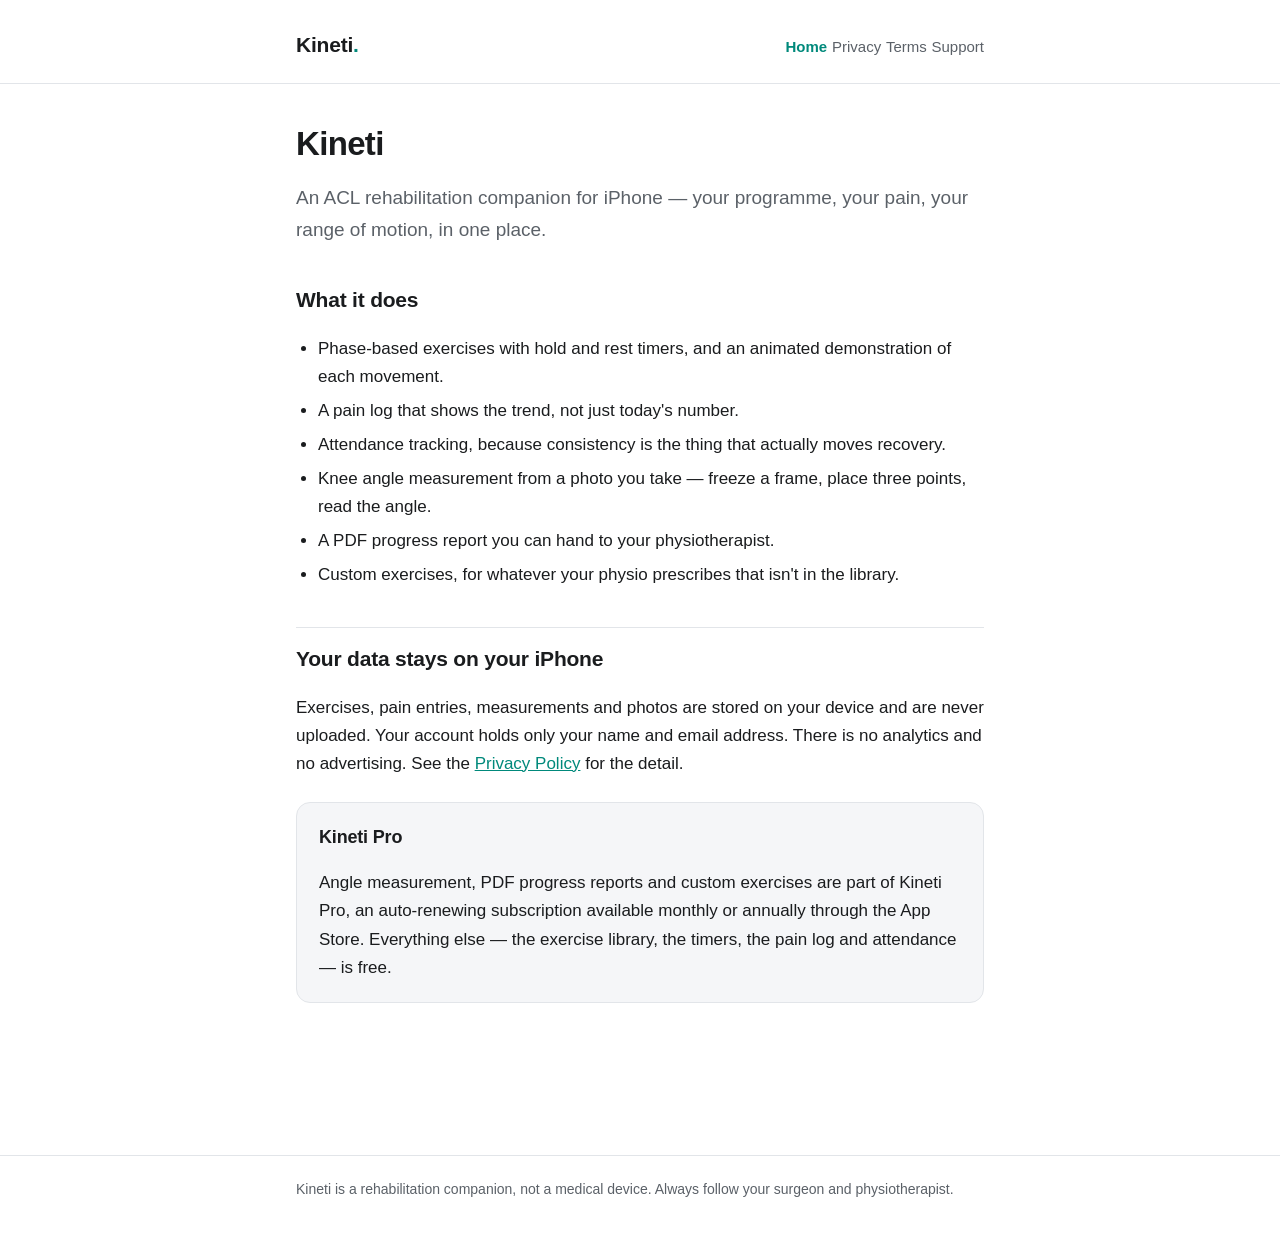
<file: index.html>
<!doctype html>
<html lang="en">
<head>
<meta charset="utf-8">
<meta name="viewport" content="width=device-width, initial-scale=1">
<title>Kineti — ACL rehab for iPhone</title>
<meta name="description" content="Kineti — an ACL rehabilitation companion for iPhone.">
<link rel="stylesheet" href="style.css">
</head>
<body>
<header><div class="wrap">
  <a class="brand" href="./">Kineti<span>.</span></a>
  <nav>
    <a href="./" class="here">Home</a>
    <a href="privacy.html">Privacy</a>
    <a href="terms.html">Terms</a>
    <a href="support.html">Support</a>
  </nav>
</div></header>
<main class="wrap">
<h1>Kineti</h1>
<p class="lede">An ACL rehabilitation companion for iPhone — your programme, your pain,
your range of motion, in one place.</p>

<h2>What it does</h2>
<ul>
<li>Phase-based exercises with hold and rest timers, and an animated demonstration of each movement.</li>
<li>A pain log that shows the trend, not just today's number.</li>
<li>Attendance tracking, because consistency is the thing that actually moves recovery.</li>
<li>Knee angle measurement from a photo you take — freeze a frame, place three points, read the angle.</li>
<li>A PDF progress report you can hand to your physiotherapist.</li>
<li>Custom exercises, for whatever your physio prescribes that isn't in the library.</li>
</ul>

<h2>Your data stays on your iPhone</h2>
<p>Exercises, pain entries, measurements and photos are stored on your device and are never
uploaded. Your account holds only your name and email address. There is no analytics and no
advertising. See the <a href="privacy.html">Privacy Policy</a> for the detail.</p>

<div class="card">
<h2>Kineti Pro</h2>
<p>Angle measurement, PDF progress reports and custom exercises are part of Kineti Pro, an
auto-renewing subscription available monthly or annually through the App Store. Everything
else — the exercise library, the timers, the pain log and attendance — is free.</p>
</div>

</main>
<footer><div class="wrap">
  Kineti is a rehabilitation companion, not a medical device.
  Always follow your surgeon and physiotherapist.
</div></footer>
</body>
</html>
</file>
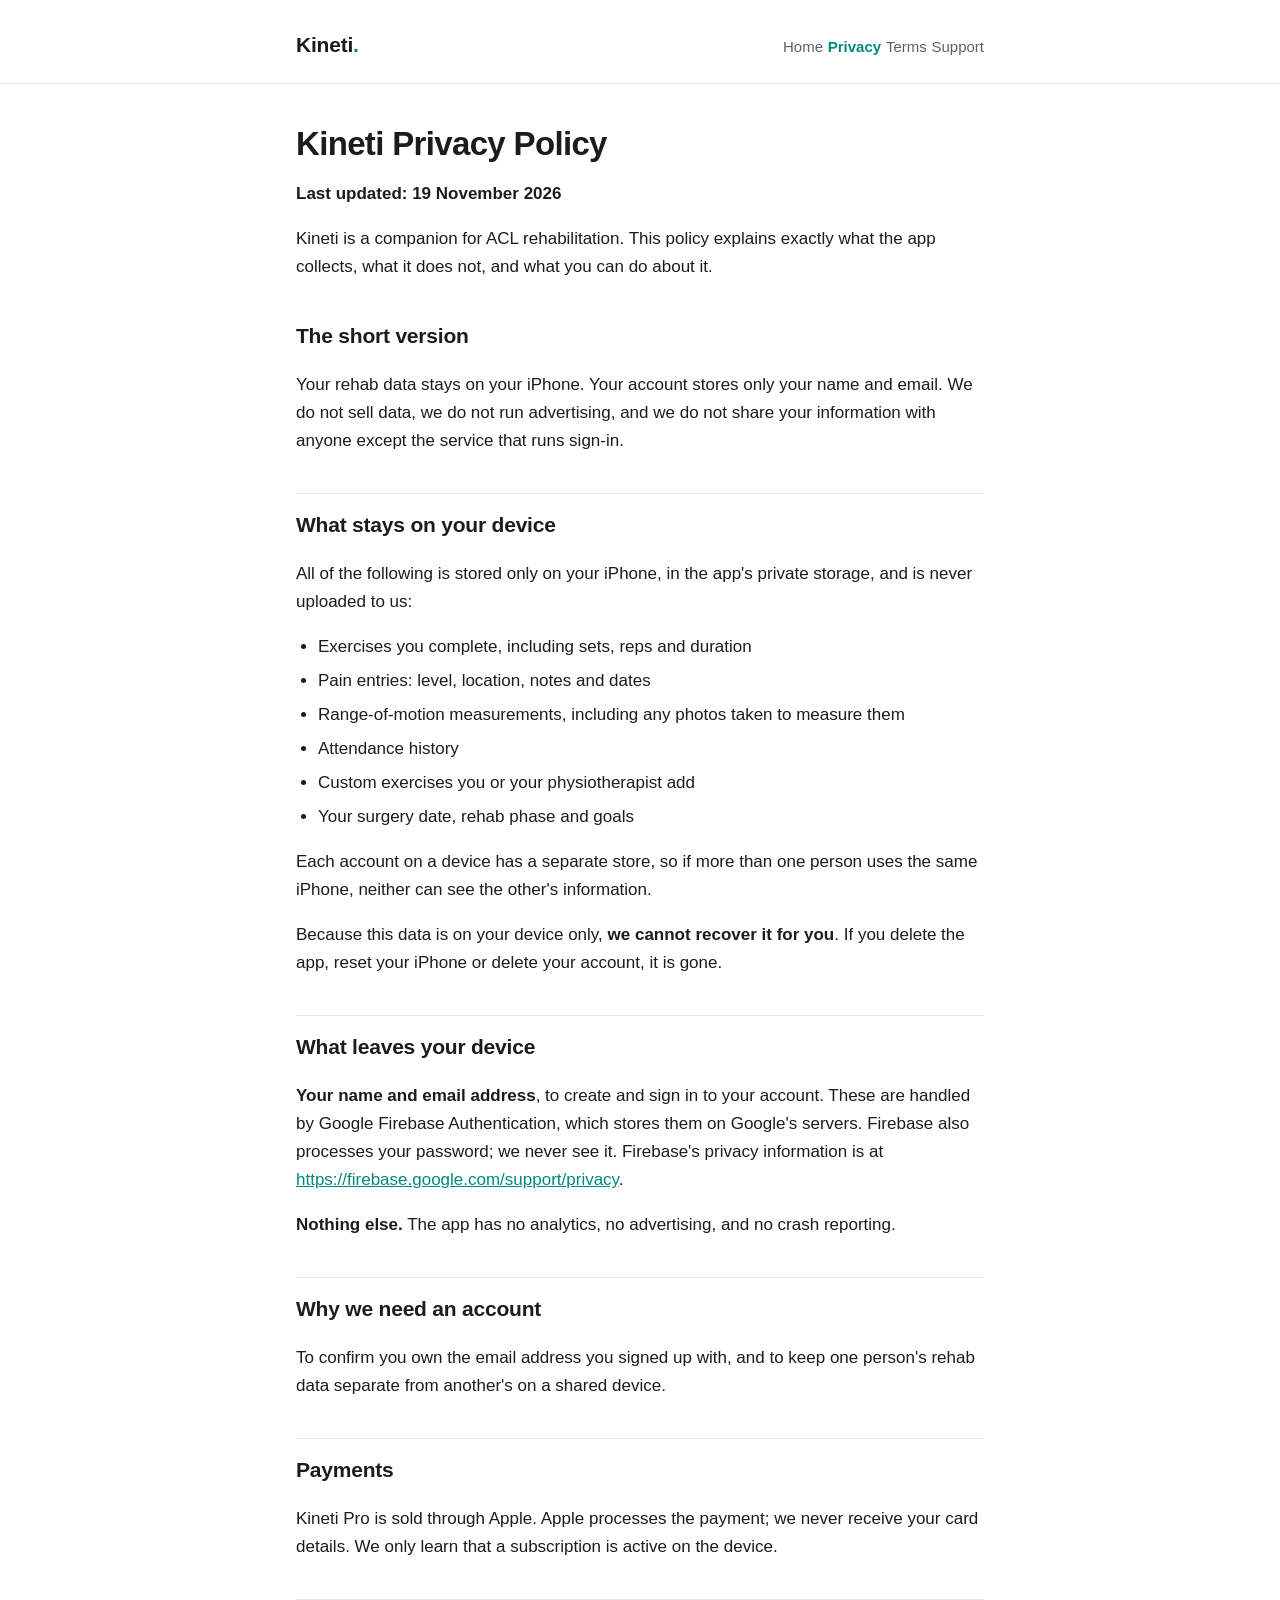
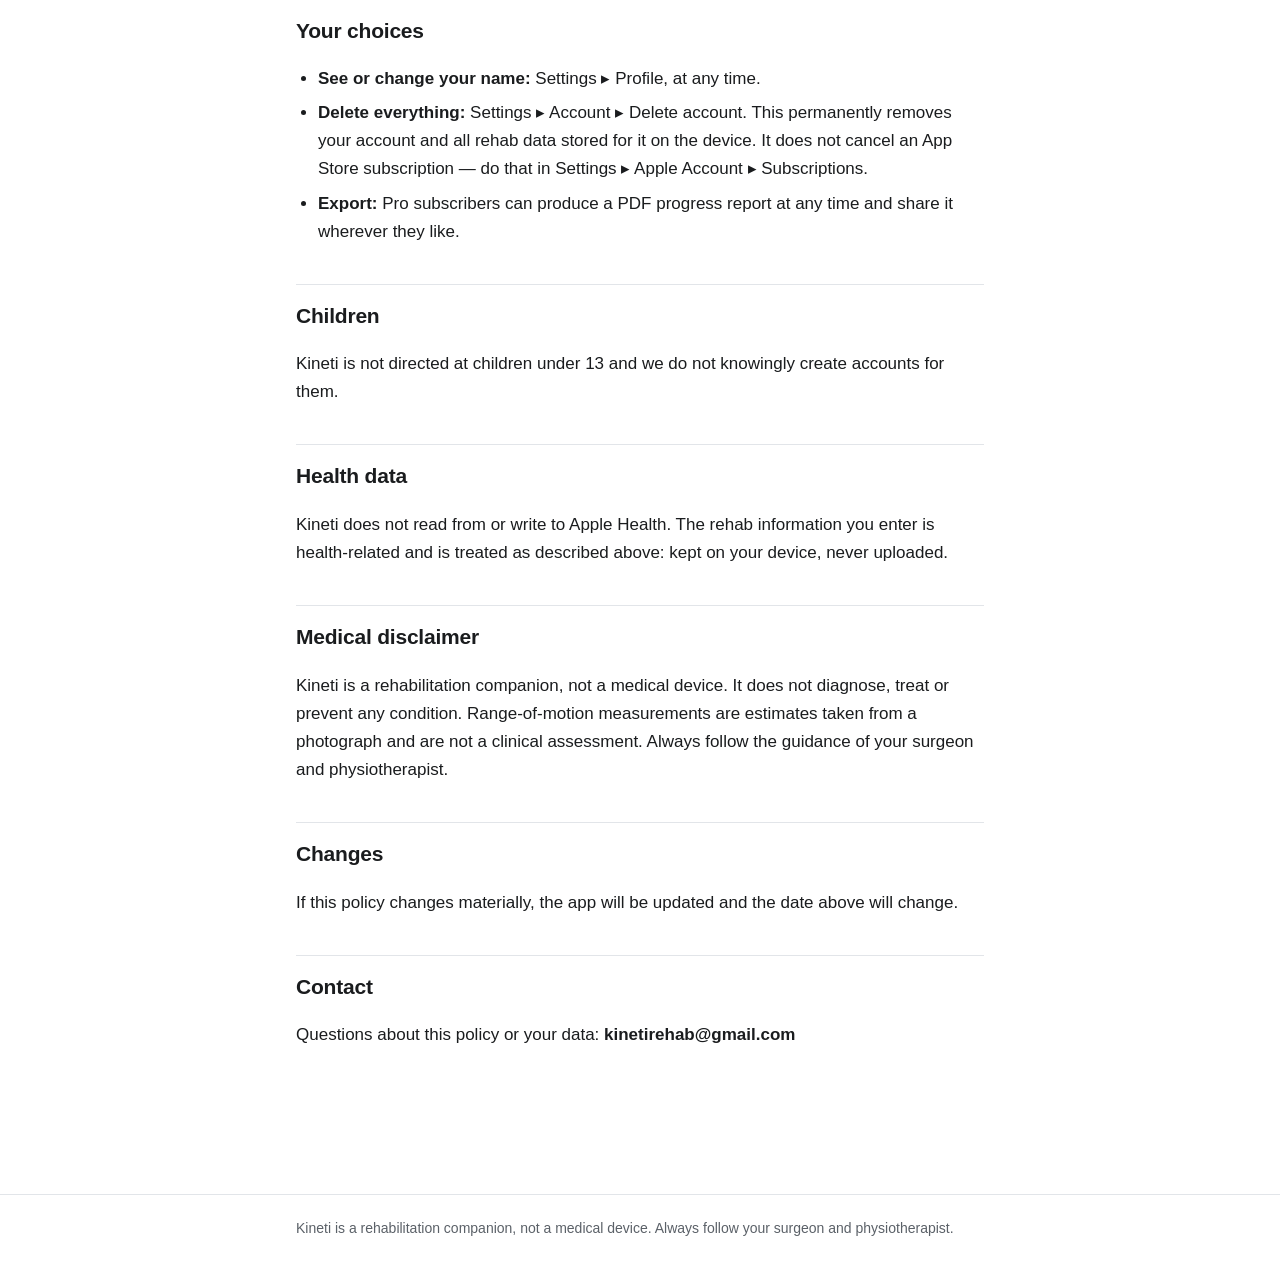
<file: privacy.html>
<!doctype html>
<html lang="en">
<head>
<meta charset="utf-8">
<meta name="viewport" content="width=device-width, initial-scale=1">
<title>Kineti Privacy Policy</title>
<meta name="description" content="Kineti — an ACL rehabilitation companion for iPhone.">
<link rel="stylesheet" href="style.css">
</head>
<body>
<header><div class="wrap">
  <a class="brand" href="./">Kineti<span>.</span></a>
  <nav>
    <a href="./">Home</a>
    <a href="privacy.html" class="here">Privacy</a>
    <a href="terms.html">Terms</a>
    <a href="support.html">Support</a>
  </nav>
</div></header>
<main class="wrap">
<h1>Kineti Privacy Policy</h1>
<p><strong>Last updated: 19 November 2026</strong></p>
<p>Kineti is a companion for ACL rehabilitation. This policy explains exactly what the app collects, what it does not, and what you can do about it.</p>
<h2>The short version</h2>
<p>Your rehab data stays on your iPhone. Your account stores only your name and email. We do not sell data, we do not run advertising, and we do not share your information with anyone except the service that runs sign-in.</p>
<h2>What stays on your device</h2>
<p>All of the following is stored only on your iPhone, in the app's private storage, and is never uploaded to us:</p>
<ul>
<li>Exercises you complete, including sets, reps and duration</li>
<li>Pain entries: level, location, notes and dates</li>
<li>Range-of-motion measurements, including any photos taken to measure them</li>
<li>Attendance history</li>
<li>Custom exercises you or your physiotherapist add</li>
<li>Your surgery date, rehab phase and goals</li>
</ul>
<p>Each account on a device has a separate store, so if more than one person uses the same iPhone, neither can see the other's information.</p>
<p>Because this data is on your device only, <strong>we cannot recover it for you</strong>. If you delete the app, reset your iPhone or delete your account, it is gone.</p>
<h2>What leaves your device</h2>
<p><strong>Your name and email address</strong>, to create and sign in to your account. These are handled by Google Firebase Authentication, which stores them on Google's servers. Firebase also processes your password; we never see it. Firebase's privacy information is at <a href="https://firebase.google.com/support/privacy">https://firebase.google.com/support/privacy</a>.</p>
<p><strong>Nothing else.</strong> The app has no analytics, no advertising, and no crash reporting.</p>
<h2>Why we need an account</h2>
<p>To confirm you own the email address you signed up with, and to keep one person's rehab data separate from another's on a shared device.</p>
<h2>Payments</h2>
<p>Kineti Pro is sold through Apple. Apple processes the payment; we never receive your card details. We only learn that a subscription is active on the device.</p>
<h2>Your choices</h2>
<ul>
<li><strong>See or change your name:</strong> Settings ▸ Profile, at any time.</li>
<li><strong>Delete everything:</strong> Settings ▸ Account ▸ Delete account. This permanently removes your account and all rehab data stored for it on the device. It does not cancel an App Store subscription — do that in Settings ▸ Apple Account ▸ Subscriptions.</li>
<li><strong>Export:</strong> Pro subscribers can produce a PDF progress report at any time and share it wherever they like.</li>
</ul>
<h2>Children</h2>
<p>Kineti is not directed at children under 13 and we do not knowingly create accounts for them.</p>
<h2>Health data</h2>
<p>Kineti does not read from or write to Apple Health. The rehab information you enter is health-related and is treated as described above: kept on your device, never uploaded.</p>
<h2>Medical disclaimer</h2>
<p>Kineti is a rehabilitation companion, not a medical device. It does not diagnose, treat or prevent any condition. Range-of-motion measurements are estimates taken from a photograph and are not a clinical assessment. Always follow the guidance of your surgeon and physiotherapist.</p>
<h2>Changes</h2>
<p>If this policy changes materially, the app will be updated and the date above will change.</p>
<h2>Contact</h2>
<p>Questions about this policy or your data: <strong>kinetirehab@gmail.com</strong></p>
</main>
<footer><div class="wrap">
  Kineti is a rehabilitation companion, not a medical device.
  Always follow your surgeon and physiotherapist.
</div></footer>
</body>
</html>
</file>
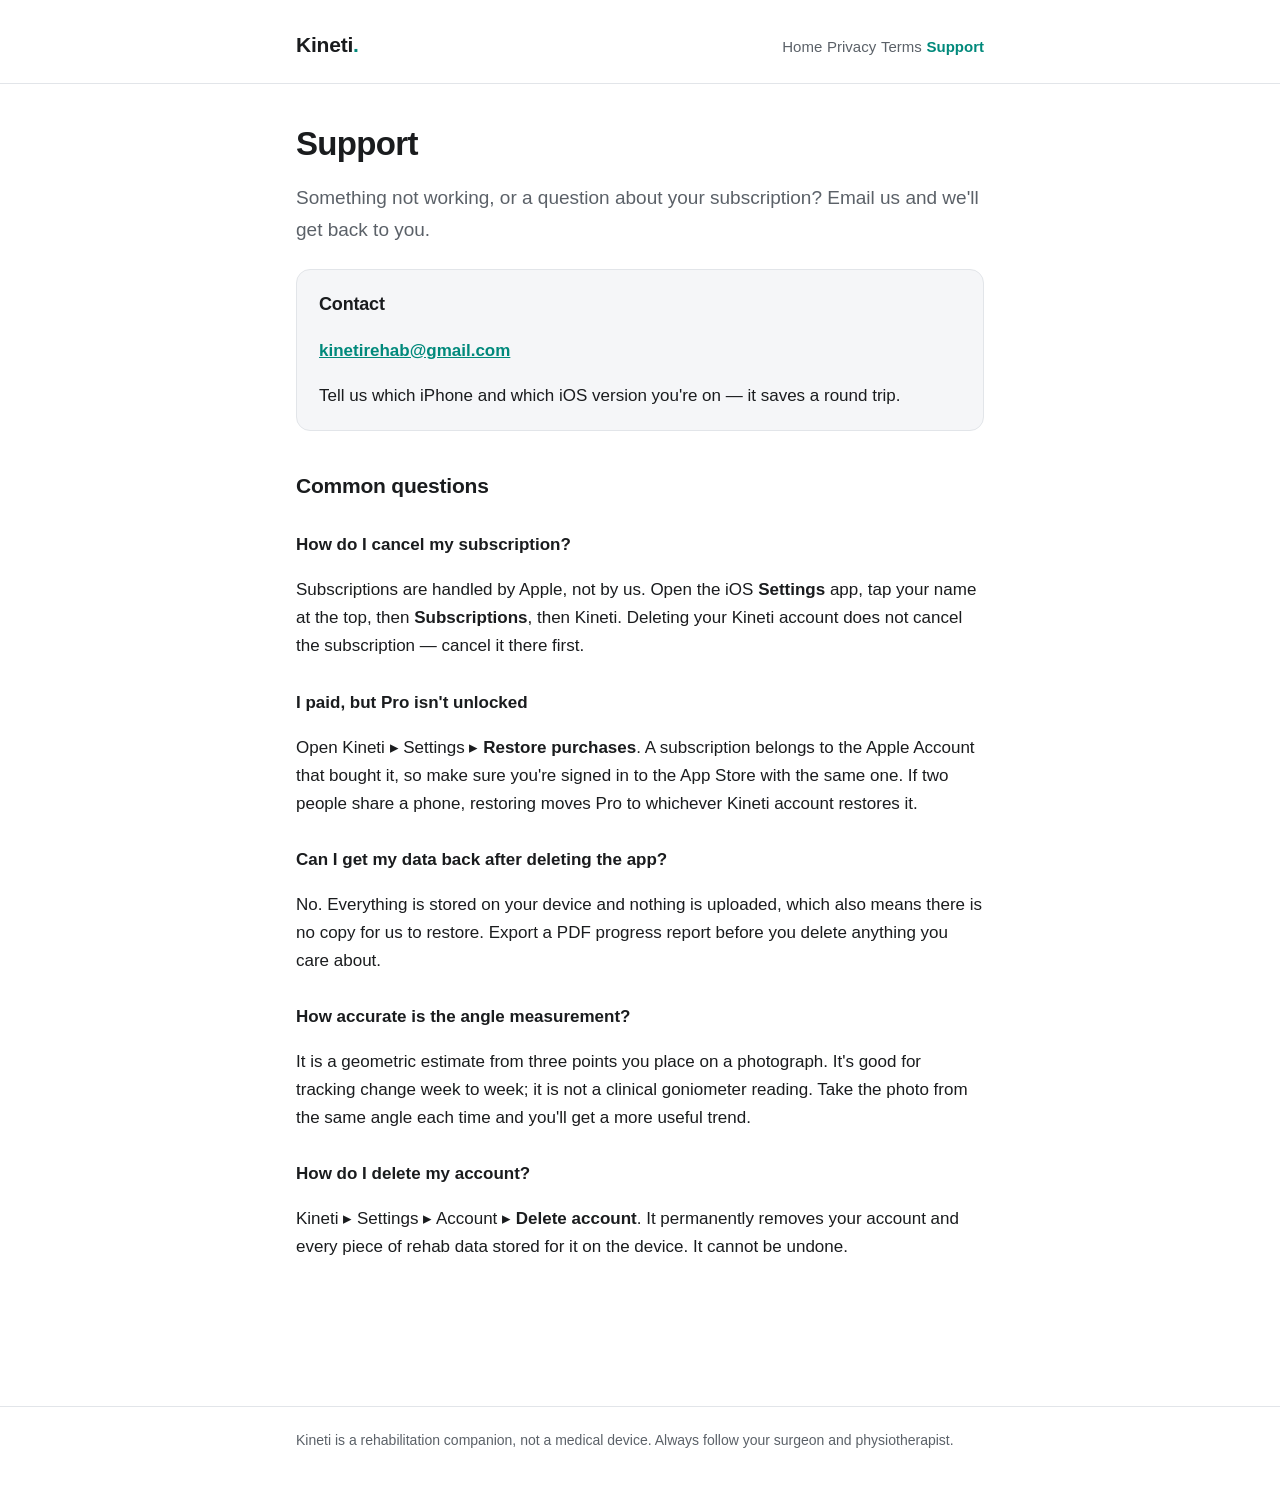
<file: support.html>
<!doctype html>
<html lang="en">
<head>
<meta charset="utf-8">
<meta name="viewport" content="width=device-width, initial-scale=1">
<title>Kineti Support</title>
<meta name="description" content="Kineti — an ACL rehabilitation companion for iPhone.">
<link rel="stylesheet" href="style.css">
</head>
<body>
<header><div class="wrap">
  <a class="brand" href="./">Kineti<span>.</span></a>
  <nav>
    <a href="./">Home</a>
    <a href="privacy.html">Privacy</a>
    <a href="terms.html">Terms</a>
    <a href="support.html" class="here">Support</a>
  </nav>
</div></header>
<main class="wrap">
<h1>Support</h1>
<p class="lede">Something not working, or a question about your subscription? Email us and
we'll get back to you.</p>

<div class="card">
<h2>Contact</h2>
<p><strong><a href="mailto:kinetirehab@gmail.com">kinetirehab@gmail.com</a></strong></p>
<p>Tell us which iPhone and which iOS version you're on — it saves a round trip.</p>
</div>

<h2>Common questions</h2>

<h3>How do I cancel my subscription?</h3>
<p>Subscriptions are handled by Apple, not by us. Open the iOS <strong>Settings</strong> app,
tap your name at the top, then <strong>Subscriptions</strong>, then Kineti. Deleting your
Kineti account does not cancel the subscription — cancel it there first.</p>

<h3>I paid, but Pro isn't unlocked</h3>
<p>Open Kineti ▸ Settings ▸ <strong>Restore purchases</strong>. A subscription belongs to the
Apple Account that bought it, so make sure you're signed in to the App Store with the same
one. If two people share a phone, restoring moves Pro to whichever Kineti account restores
it.</p>

<h3>Can I get my data back after deleting the app?</h3>
<p>No. Everything is stored on your device and nothing is uploaded, which also means there is
no copy for us to restore. Export a PDF progress report before you delete anything you care
about.</p>

<h3>How accurate is the angle measurement?</h3>
<p>It is a geometric estimate from three points you place on a photograph. It's good for
tracking change week to week; it is not a clinical goniometer reading. Take the photo from
the same angle each time and you'll get a more useful trend.</p>

<h3>How do I delete my account?</h3>
<p>Kineti ▸ Settings ▸ Account ▸ <strong>Delete account</strong>. It permanently removes your
account and every piece of rehab data stored for it on the device. It cannot be undone.</p>

</main>
<footer><div class="wrap">
  Kineti is a rehabilitation companion, not a medical device.
  Always follow your surgeon and physiotherapist.
</div></footer>
</body>
</html>
</file>
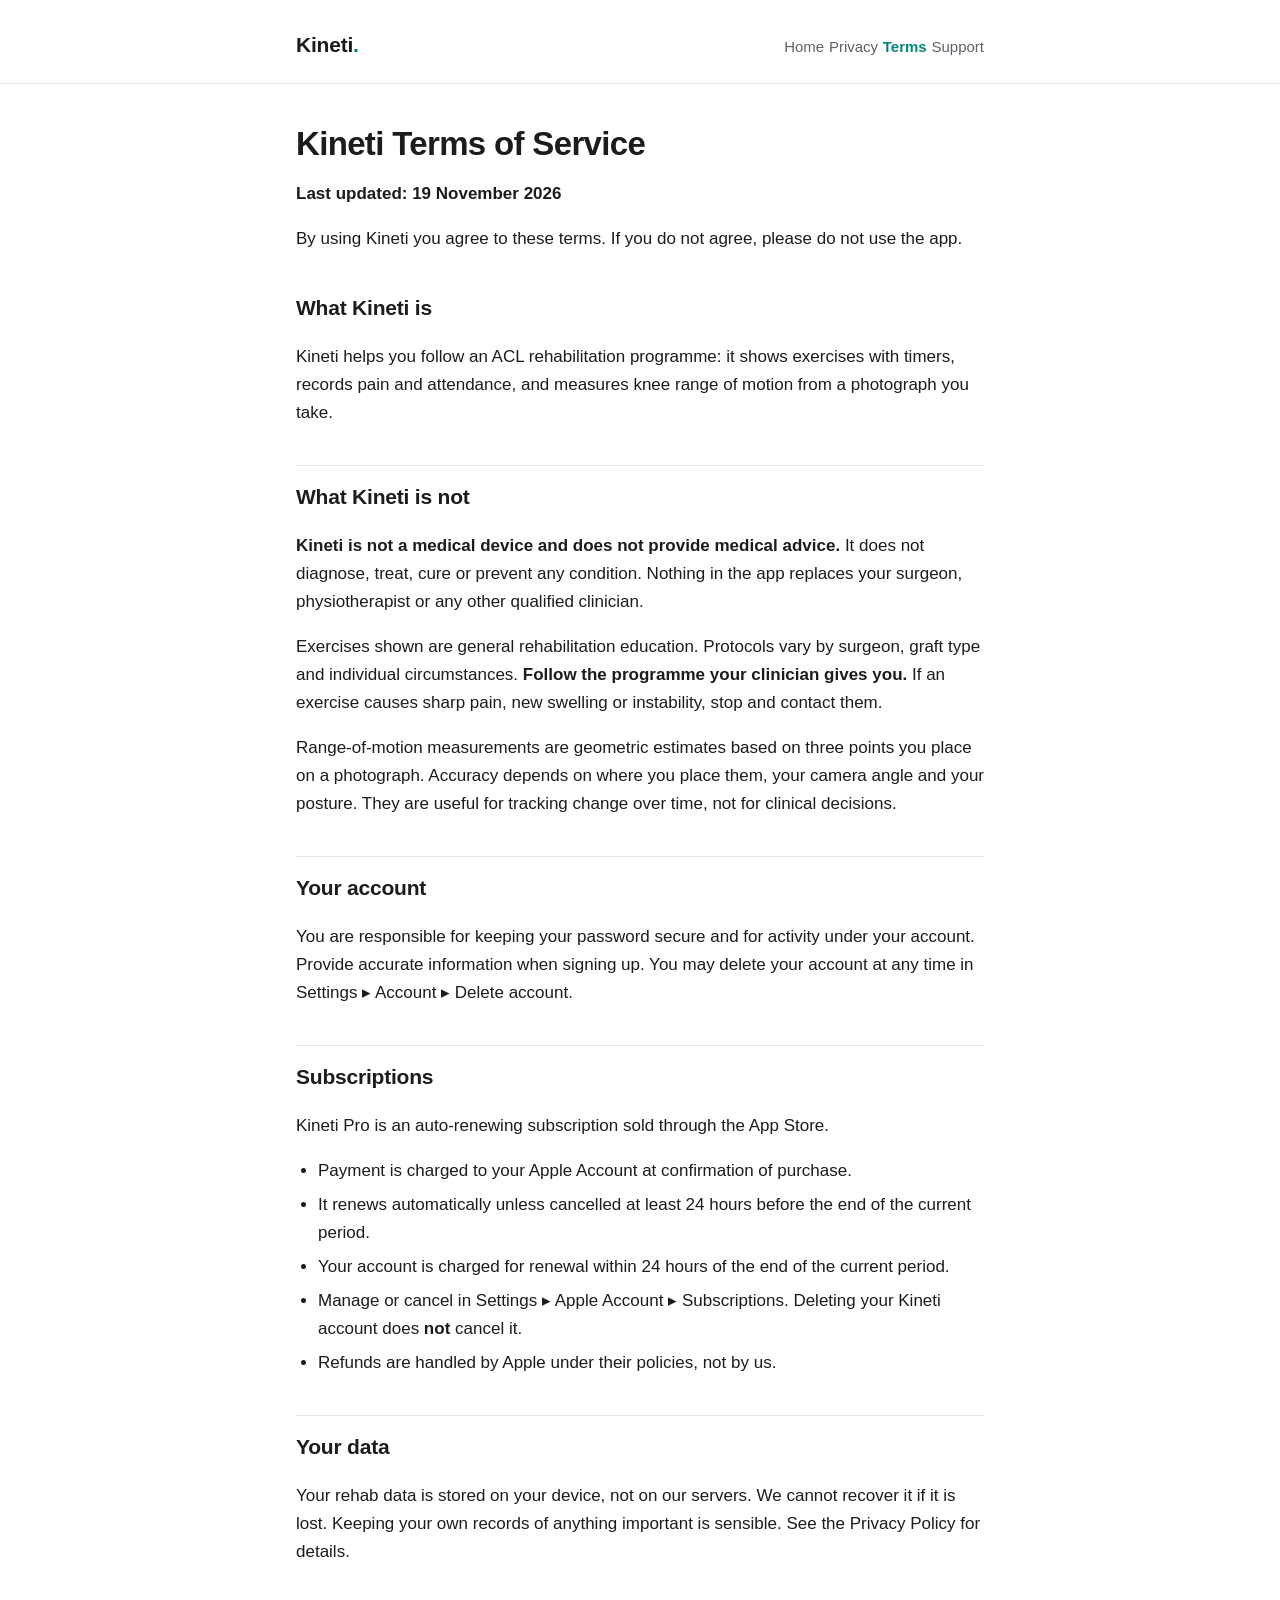
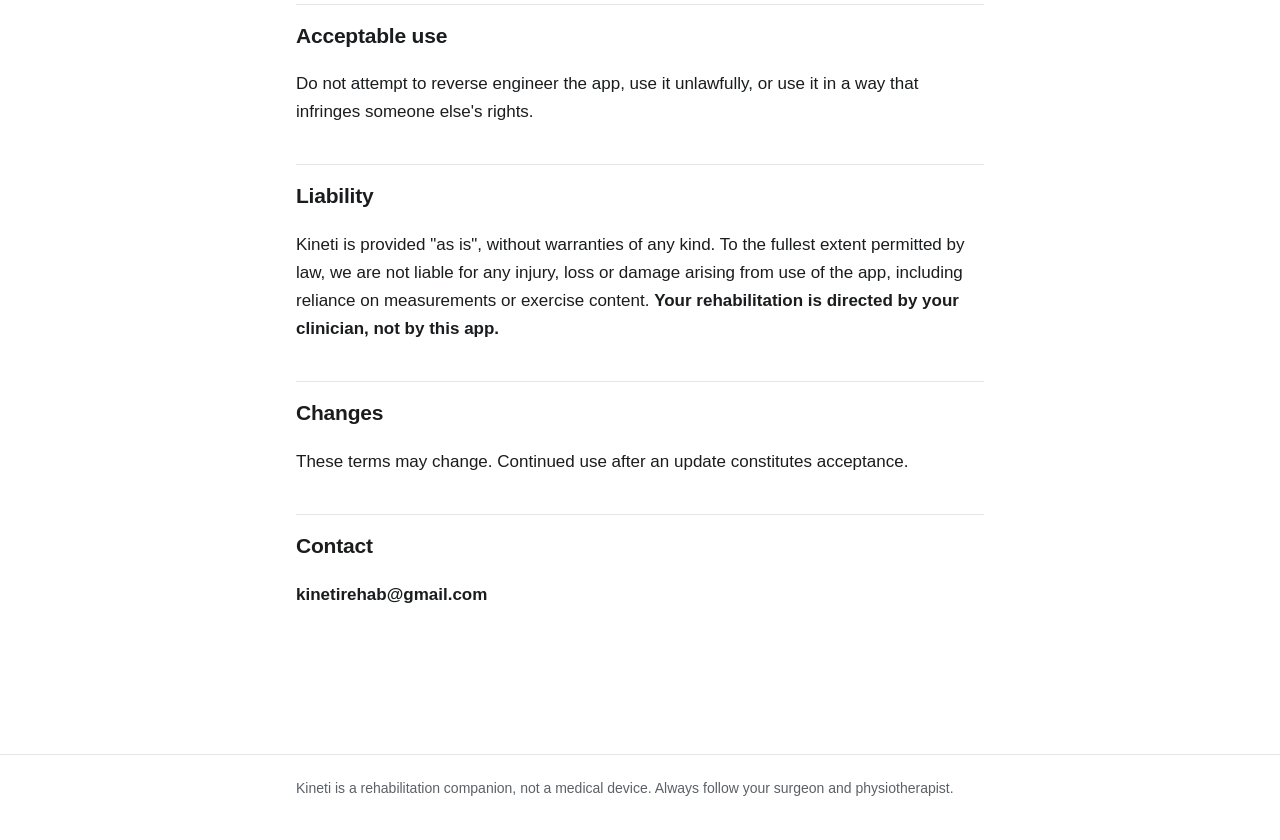
<file: terms.html>
<!doctype html>
<html lang="en">
<head>
<meta charset="utf-8">
<meta name="viewport" content="width=device-width, initial-scale=1">
<title>Kineti Terms of Service</title>
<meta name="description" content="Kineti — an ACL rehabilitation companion for iPhone.">
<link rel="stylesheet" href="style.css">
</head>
<body>
<header><div class="wrap">
  <a class="brand" href="./">Kineti<span>.</span></a>
  <nav>
    <a href="./">Home</a>
    <a href="privacy.html">Privacy</a>
    <a href="terms.html" class="here">Terms</a>
    <a href="support.html">Support</a>
  </nav>
</div></header>
<main class="wrap">
<h1>Kineti Terms of Service</h1>
<p><strong>Last updated: 19 November 2026</strong></p>
<p>By using Kineti you agree to these terms. If you do not agree, please do not use the app.</p>
<h2>What Kineti is</h2>
<p>Kineti helps you follow an ACL rehabilitation programme: it shows exercises with timers, records pain and attendance, and measures knee range of motion from a photograph you take.</p>
<h2>What Kineti is not</h2>
<p><strong>Kineti is not a medical device and does not provide medical advice.</strong> It does not diagnose, treat, cure or prevent any condition. Nothing in the app replaces your surgeon, physiotherapist or any other qualified clinician.</p>
<p>Exercises shown are general rehabilitation education. Protocols vary by surgeon, graft type and individual circumstances. <strong>Follow the programme your clinician gives you.</strong> If an exercise causes sharp pain, new swelling or instability, stop and contact them.</p>
<p>Range-of-motion measurements are geometric estimates based on three points you place on a photograph. Accuracy depends on where you place them, your camera angle and your posture. They are useful for tracking change over time, not for clinical decisions.</p>
<h2>Your account</h2>
<p>You are responsible for keeping your password secure and for activity under your account. Provide accurate information when signing up. You may delete your account at any time in Settings ▸ Account ▸ Delete account.</p>
<h2>Subscriptions</h2>
<p>Kineti Pro is an auto-renewing subscription sold through the App Store.</p>
<ul>
<li>Payment is charged to your Apple Account at confirmation of purchase.</li>
<li>It renews automatically unless cancelled at least 24 hours before the end of the current period.</li>
<li>Your account is charged for renewal within 24 hours of the end of the current period.</li>
<li>Manage or cancel in Settings ▸ Apple Account ▸ Subscriptions. Deleting your Kineti account does <strong>not</strong> cancel it.</li>
<li>Refunds are handled by Apple under their policies, not by us.</li>
</ul>
<h2>Your data</h2>
<p>Your rehab data is stored on your device, not on our servers. We cannot recover it if it is lost. Keeping your own records of anything important is sensible. See the Privacy Policy for details.</p>
<h2>Acceptable use</h2>
<p>Do not attempt to reverse engineer the app, use it unlawfully, or use it in a way that infringes someone else's rights.</p>
<h2>Liability</h2>
<p>Kineti is provided "as is", without warranties of any kind. To the fullest extent permitted by law, we are not liable for any injury, loss or damage arising from use of the app, including reliance on measurements or exercise content. <strong>Your rehabilitation is directed by your clinician, not by this app.</strong></p>
<h2>Changes</h2>
<p>These terms may change. Continued use after an update constitutes acceptance.</p>
<h2>Contact</h2>
<p><strong>kinetirehab@gmail.com</strong></p>
</main>
<footer><div class="wrap">
  Kineti is a rehabilitation companion, not a medical device.
  Always follow your surgeon and physiotherapist.
</div></footer>
</body>
</html>
</file>
<file: style.css>
:root {
  --bg: #ffffff;
  --panel: #f5f6f8;
  --text: #1a1c1e;
  --muted: #5b6168;
  --rule: #e2e5e9;
  --accent: #00897B;
}
@media (prefers-color-scheme: dark) {
  :root:not([data-theme="light"]) {
    --bg: #14161a;
    --panel: #1d2026;
    --text: #e8eaed;
    --muted: #a0a6ad;
    --rule: #2c3038;
    --accent: #4db6a4;
  }
}
:root[data-theme="dark"] {
  --bg: #14161a;
  --panel: #1d2026;
  --text: #e8eaed;
  --muted: #a0a6ad;
  --rule: #2c3038;
  --accent: #4db6a4;
}
* { box-sizing: border-box; }
body {
  margin: 0;
  background: var(--bg);
  color: var(--text);
  font: 17px/1.65 -apple-system, BlinkMacSystemFont, "Segoe UI", Roboto, Helvetica, Arial, sans-serif;
  -webkit-text-size-adjust: 100%;
}
.wrap { max-width: 720px; margin: 0 auto; padding: 0 16px 72px; }
header { border-bottom: 1px solid var(--rule); margin-bottom: 40px; }
header .wrap { padding-top: 28px; padding-bottom: 20px; display: flex;
  flex-wrap: wrap; gap: 12px 24px; align-items: baseline; }
.brand { font-size: 21px; font-weight: 700; letter-spacing: -0.01em;
  color: var(--text); text-decoration: none; margin-right: auto; }
.brand span { color: var(--accent); }
nav a { color: var(--muted); text-decoration: none; font-size: 15px; }
nav a:hover { color: var(--text); }
nav a.here { color: var(--accent); font-weight: 600; }
h1 { font-size: 33px; line-height: 1.2; letter-spacing: -0.02em; margin: 0 0 8px; }
h2 { font-size: 21px; letter-spacing: -0.01em; margin: 38px 0 10px;
  padding-top: 14px; border-top: 1px solid var(--rule); }
h2:first-of-type { border-top: 0; padding-top: 0; }
h3 { font-size: 17px; margin: 28px 0 6px; }
p, li { color: var(--text); }
ul { padding-left: 22px; }
li { margin: 6px 0; }
a { color: var(--accent); }
strong { font-weight: 650; }
.lede { font-size: 19px; color: var(--muted); }
.card { background: var(--panel); border: 1px solid var(--rule);
  border-radius: 14px; padding: 20px 22px; margin: 24px 0; }
.card h2 { border-top: 0; padding-top: 0; margin-top: 0; font-size: 18px; }
.card p:last-child { margin-bottom: 0; }
footer { border-top: 1px solid var(--rule); margin-top: 56px; }
footer .wrap { padding-top: 22px; padding-bottom: 40px;
  color: var(--muted); font-size: 14px; }
footer a { color: var(--muted); }
@media (max-width: 480px) { h1 { font-size: 28px; } body { font-size: 16px; } }
</file>
